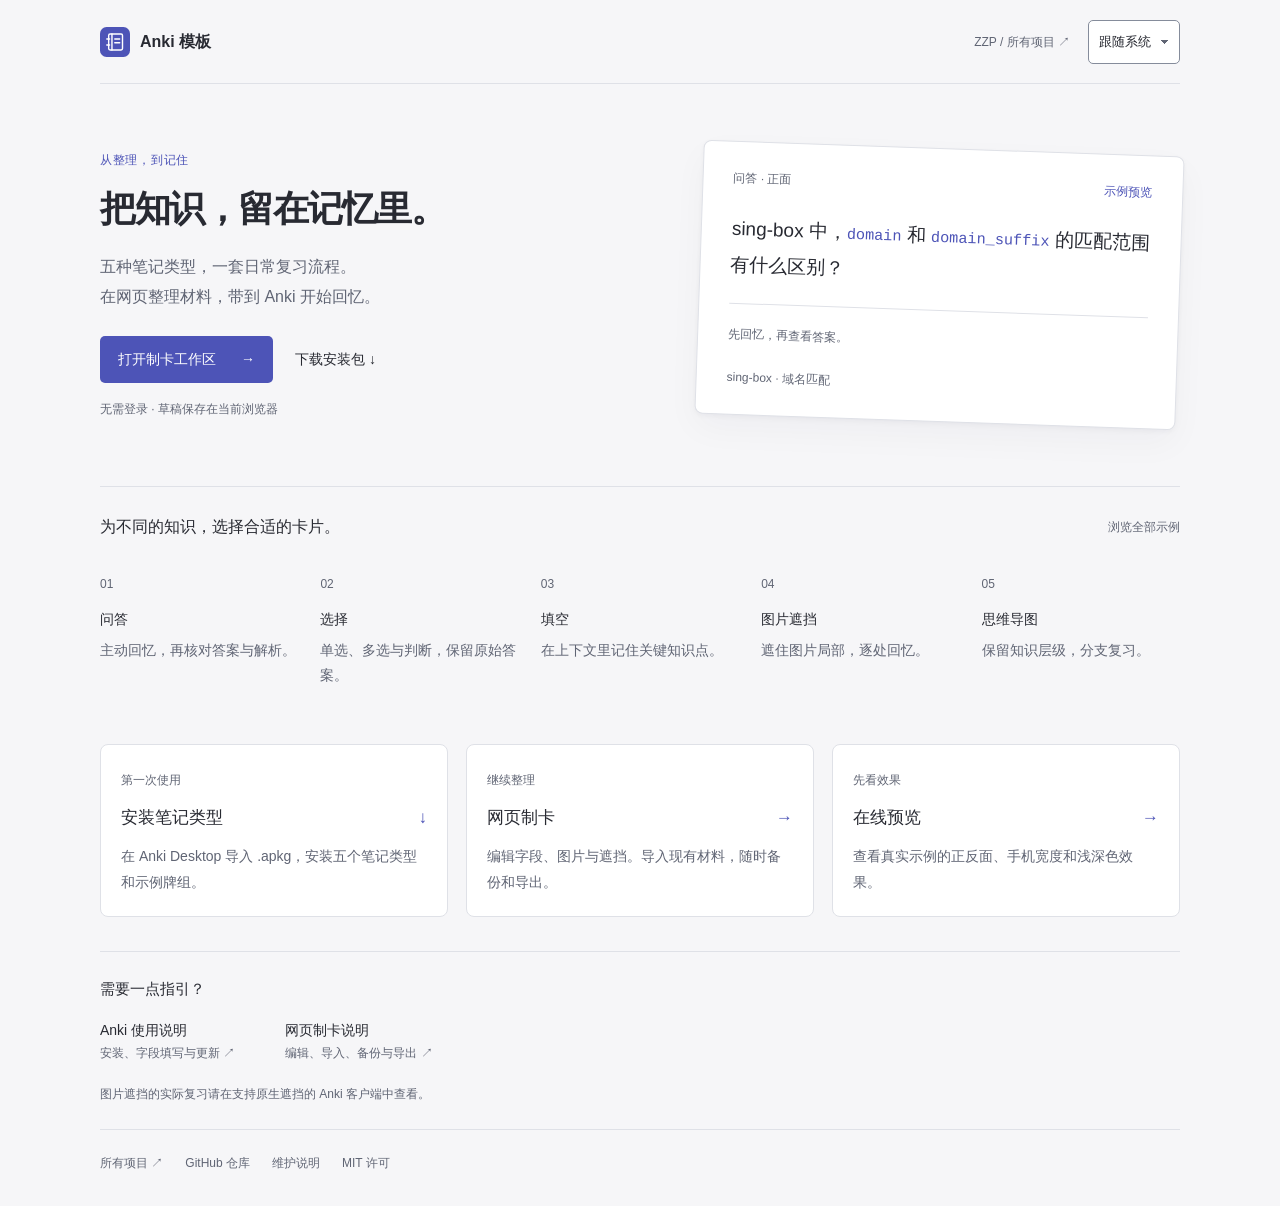
<file: index.html>
<!doctype html>
<html lang="zh-CN">
  <head>
    <meta charset="utf-8" />
    <meta
      name="viewport"
      content="width=device-width,initial-scale=1,viewport-fit=cover"
    />
    <meta name="theme-color" content="#f6f6f8" />
    <meta name="color-scheme" content="light dark" />
    <script>
      // Paint the saved appearance even while the theme controller is downloading.
      (() => {
        let mode = 'system';
        try {
          const saved = localStorage.getItem('anki-template-theme');
          if (saved === 'light' || saved === 'dark') mode = saved;
        } catch {}
        const theme = mode === 'system' ? (matchMedia('(prefers-color-scheme: dark)').matches ? 'dark' : 'light') : mode;
        const root = document.documentElement;
        const color = theme === 'dark' ? '#16171b' : '#f6f6f8';
        root.dataset.themeMode = mode;
        root.dataset.theme = theme;
        root.style.colorScheme = theme;
        root.style.backgroundColor = color;
        document.querySelector('meta[name="theme-color"]').content = color;
        document.querySelector('meta[name="color-scheme"]').content = theme;
      })();
    </script>
    <meta
      name="description"
      content="Anki 模板：下载问答、选择、填空、图片遮挡与思维导图模板，打开网页制卡、在线预览和使用说明。"
    />
    <script src="./web/theme.js?v=20261008theme"></script>
    <link rel="stylesheet" href="./web/site.css?v=20261008polish" />
    <link rel="icon" href="./web/icon.svg" type="image/svg+xml" />
    <link rel="apple-touch-icon" href="./web/icon-180.png" />
    <title>Anki 模板 · ZZP</title>
    <link rel="stylesheet" href="./web/home.css?v=20261008polish" />
    <link rel="canonical" href="https://zzpice.github.io/anki-template/" />
    <meta property="og:type" content="website" />
    <meta property="og:locale" content="zh_CN" />
    <meta property="og:site_name" content="Anki 模板" />
    <meta property="og:title" content="Anki 模板 · ZZP" />
    <meta
      property="og:description"
      content="Anki 模板：下载问答、选择、填空、图片遮挡与思维导图模板，打开网页制卡、在线预览和使用说明。"
    />
    <meta property="og:url" content="https://zzpice.github.io/anki-template/" />
    <meta
      property="og:image"
      content="https://zzpice.github.io/anki-template/web/social-preview.png?v=20261008visual"
    />
    <meta property="og:image:width" content="1200" />
    <meta property="og:image:height" content="630" />
    <meta property="og:image:alt" content="Anki 模板 · ZZP" />
    <meta name="twitter:card" content="summary_large_image" />
    <meta name="twitter:title" content="Anki 模板 · ZZP" />
    <meta
      name="twitter:description"
      content="Anki 模板：下载问答、选择、填空、图片遮挡与思维导图模板，打开网页制卡、在线预览和使用说明。"
    />
    <meta
      name="twitter:image"
      content="https://zzpice.github.io/anki-template/web/social-preview.png?v=20261008visual"
    />
  </head>
  <body>
    <a class="skip-link" href="#main">跳到项目内容</a>
    <main id="main" tabindex="-1">
      <div class="home-top">
        <a class="home-brand" href="./"
          ><img src="./web/icon.svg" width="30" height="30" alt="" />Anki
          模板</a
        >
        <div class="home-actions">
          <a
            class="ecosystem-link"
            href="https://zzp.moe/"
            target="_blank"
            rel="noopener noreferrer"
            >ZZP / 所有项目 ↗</a
          >
          <select id="theme" data-site-theme aria-label="外观" hidden>
            <option value="system">跟随系统</option>
            <option value="light">浅色</option>
            <option value="dark">深色</option>
          </select>
        </div>
      </div>
      <header class="home-hero">
        <div>
          <p class="eyebrow">从整理，到记住</p>
          <h1>把知识，留在记忆里。</h1>
          <p class="intro">
            五种笔记类型，一套日常复习流程。<br />在网页整理材料，带到 Anki
            开始回忆。
          </p>
          <div class="hero-actions">
            <a class="primary-link" href="./tools.html"
              >打开制卡工作区 <span aria-hidden="true">→</span></a
            ><a href="./downloads/anki-template.apkg" download>下载安装包 ↓</a>
          </div>
          <p class="hero-hint">无需登录 · 草稿保存在当前浏览器</p>
        </div>
        <a
          class="sample-card"
          href="./preview.html#basic"
          aria-label="预览问答示例"
          ><span class="sample-label">问答 · 正面 <span>示例预览</span></span>
          <p>
            sing-box 中，<code>domain</code> 和
            <code>domain_suffix</code> 的匹配范围有什么区别？
          </p>
          <span class="sample-divider"></span
          ><span class="sample-caption">先回忆，再查看答案。</span
          ><span class="sample-chapter">sing-box · 域名匹配</span></a
        >
      </header>
      <section class="type-section" aria-labelledby="types-title">
        <div class="section-heading">
          <h2 id="types-title">为不同的知识，选择合适的卡片。</h2>
          <a href="./preview.html">浏览全部示例</a>
        </div>
        <div class="type-list">
          <a href="./preview.html#basic"
            ><span>01</span>
            <h3>问答</h3>
            <p>主动回忆，再核对答案与解析。</p></a
          ><a href="./preview.html#choice"
            ><span>02</span>
            <h3>选择</h3>
            <p>单选、多选与判断，保留原始答案。</p></a
          ><a href="./preview.html#cloze"
            ><span>03</span>
            <h3>填空</h3>
            <p>在上下文里记住关键知识点。</p></a
          ><a href="./preview.html#occlusion"
            ><span>04</span>
            <h3>图片遮挡</h3>
            <p>遮住图片局部，逐处回忆。</p></a
          ><a href="./preview.html#mindmap"
            ><span>05</span>
            <h3>思维导图</h3>
            <p>保留知识层级，分支复习。</p></a
          >
        </div>
      </section>
      <nav class="entries" aria-label="开始使用">
        <a class="entry" href="./downloads/anki-template.apkg" download
          ><span>第一次使用</span>
          <h2>安装笔记类型 <span aria-hidden="true">↓</span></h2>
          <p>在 Anki Desktop 导入 .apkg，安装五个笔记类型和示例牌组。</p></a
        ><a class="entry" href="./tools.html"
          ><span>继续整理</span>
          <h2>网页制卡 <span aria-hidden="true">→</span></h2>
          <p>编辑字段、图片与遮挡。导入现有材料，随时备份和导出。</p></a
        ><a class="entry" href="./preview.html"
          ><span>先看效果</span>
          <h2>在线预览 <span aria-hidden="true">→</span></h2>
          <p>查看真实示例的正反面、手机宽度和浅深色效果。</p></a
        >
      </nav>
      <section class="docs" aria-labelledby="docs-title">
        <h2 id="docs-title">需要一点指引？</h2>
        <div>
          <a
            href="https://github.com/zzpice/anki-template/blob/main/docs/usage.md"
            >Anki 使用说明 <span>安装、字段填写与更新 ↗</span></a
          ><a
            href="https://github.com/zzpice/anki-template/blob/main/docs/authoring.md"
            >网页制卡说明 <span>编辑、导入、备份与导出 ↗</span></a
          >
        </div>
        <p class="note">
          图片遮挡的实际复习请在支持原生遮挡的 Anki 客户端中查看。
        </p>
      </section>
      <footer aria-label="项目资料">
        <a href="https://zzp.moe/" target="_blank" rel="noopener noreferrer"
          >所有项目 ↗</a
        ><a href="https://github.com/zzpice/anki-template">GitHub 仓库</a
        ><a
          href="https://github.com/zzpice/anki-template/blob/main/docs/development.md"
          >维护说明</a
        ><a href="https://github.com/zzpice/anki-template/blob/main/LICENSE"
          >MIT 许可</a
        >
      </footer>
    </main>
  </body>
</html>
</file>
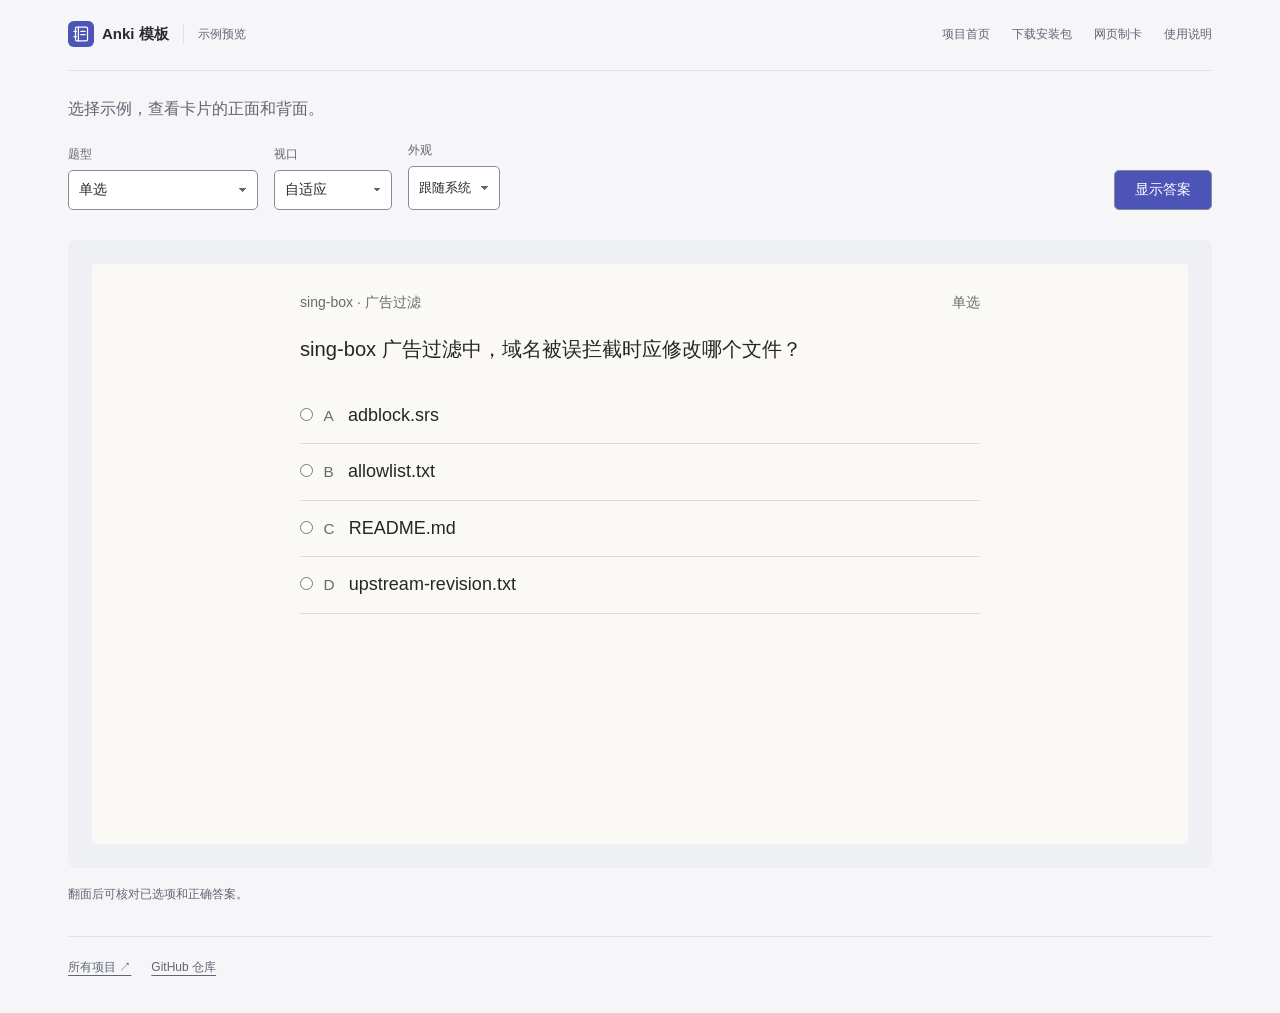
<file: preview.html>
<!doctype html>
<html lang="zh-CN">
  <head>
    <meta charset="utf-8" />
    <meta
      name="viewport"
      content="width=device-width,initial-scale=1,viewport-fit=cover"
    />
    <meta name="theme-color" content="#f6f6f8" />
    <meta name="color-scheme" content="light dark" />
    <script>
      // Paint the saved appearance even while the theme controller is downloading.
      (() => {
        let mode = 'system';
        try {
          const saved = localStorage.getItem('anki-template-theme');
          if (saved === 'light' || saved === 'dark') mode = saved;
        } catch {}
        const theme = mode === 'system' ? (matchMedia('(prefers-color-scheme: dark)').matches ? 'dark' : 'light') : mode;
        const root = document.documentElement;
        const color = theme === 'dark' ? '#16171b' : '#f6f6f8';
        root.dataset.themeMode = mode;
        root.dataset.theme = theme;
        root.style.colorScheme = theme;
        root.style.backgroundColor = color;
        document.querySelector('meta[name="theme-color"]').content = color;
        document.querySelector('meta[name="color-scheme"]').content = theme;
      })();
    </script>
    <meta
      name="description"
      content="个人 Anki 模板，支持问答、选择、填空、图片遮挡和思维导图。"
    />
    <script src="./web/theme.js?v=20261008theme"></script>
    <link rel="stylesheet" href="./web/site.css?v=20261008polish" />
    <link rel="icon" href="./web/icon.svg" type="image/svg+xml" />
    <link rel="apple-touch-icon" href="./web/icon-180.png" />
    <title>Anki 示例预览 · ZZP</title>
    <link rel="stylesheet" href="./web/preview.css?v=20261008polish" />
    <link
      rel="canonical"
      href="https://zzpice.github.io/anki-template/preview.html"
    />
    <meta property="og:type" content="website" />
    <meta property="og:locale" content="zh_CN" />
    <meta property="og:site_name" content="Anki 模板" />
    <meta property="og:title" content="Anki 示例预览 · ZZP" />
    <meta
      property="og:description"
      content="个人 Anki 模板，支持问答、选择、填空、图片遮挡和思维导图。"
    />
    <meta
      property="og:url"
      content="https://zzpice.github.io/anki-template/preview.html"
    />
    <meta
      property="og:image"
      content="https://zzpice.github.io/anki-template/web/social-preview.png?v=20261008visual"
    />
    <meta property="og:image:width" content="1200" />
    <meta property="og:image:height" content="630" />
    <meta property="og:image:alt" content="Anki 模板 · ZZP" />
    <meta name="twitter:card" content="summary_large_image" />
    <meta name="twitter:title" content="Anki 示例预览 · ZZP" />
    <meta
      name="twitter:description"
      content="个人 Anki 模板，支持问答、选择、填空、图片遮挡和思维导图。"
    />
    <meta
      name="twitter:image"
      content="https://zzpice.github.io/anki-template/web/social-preview.png?v=20261008visual"
    />
  </head>
  <body data-viewport="auto">
    <a class="skip-link" href="#main">跳到预览控制</a>
    <main id="main" tabindex="-1" class="preview-shell">
      <a
        class="ecosystem-link"
        href="https://zzp.moe/"
        target="_blank"
        rel="noopener noreferrer"
        aria-label="ZZP · 所有项目（新标签页）"
        >ZZP / 工具与资源</a
      >
      <header>
        <h1>
          <a class="preview-brand" href="./"
            ><img src="./web/icon.svg" width="26" height="26" alt="" />Anki
            模板</a
          ><span>示例预览</span>
        </h1>
        <nav aria-label="项目链接">
          <a href="./">项目首页</a>
          <a href="./downloads/anki-template.apkg" download>下载安装包</a>
          <a href="./tools.html">网页制卡</a>
          <a
            href="https://github.com/zzpice/anki-template/blob/main/docs/usage.md"
            >使用说明</a
          >
        </nav>
      </header>
      <p class="intro">选择示例，查看卡片的正面和背面。</p>
      <div class="controls">
        <label
          >题型
          <select id="sample" disabled></select
        ></label>
        <label id="card-label" hidden
          >卡片
          <select id="card"></select
        ></label>
        <label
          >视口
          <select id="viewport">
            <option value="auto">自适应</option>
            <option value="phone">手机 · 390px</option>
          </select>
        </label>
        <label
          >外观
          <select id="theme" data-site-theme hidden>
            <option value="system">跟随系统</option>
            <option value="light">浅色</option>
            <option value="dark">深色</option>
          </select>
        </label>
        <button id="flip" type="button" disabled>显示答案</button>
      </div>
    </main>
    <div class="preview-stage">
      <div id="preview-loading" class="preview-loading" role="status">
        <div class="loading-card" aria-hidden="true"><i></i><i></i><i></i></div>
        <p id="load-message">正在读取卡片…</p>
        <button id="retry" type="button" hidden>重新加载预览</button>
      </div>
      <iframe id="preview" title="Anki 卡片预览" hidden></iframe>
    </div>
    <div class="preview-shell">
      <p id="status" role="status">正在读取卡片…</p>
    </div>
    <div class="preview-shell">
      <footer class="ecosystem-footer" aria-label="项目资料">
        <a
          href="https://zzp.moe/"
          target="_blank"
          rel="noopener noreferrer"
          aria-label="所有项目（新标签页）"
          >所有项目 ↗</a
        >
        <a href="https://github.com/zzpice/anki-template">GitHub 仓库</a>
      </footer>
    </div>
    <script src="./web/preview.js?v=20261008theme" defer></script>
  </body>
</html>
</file>
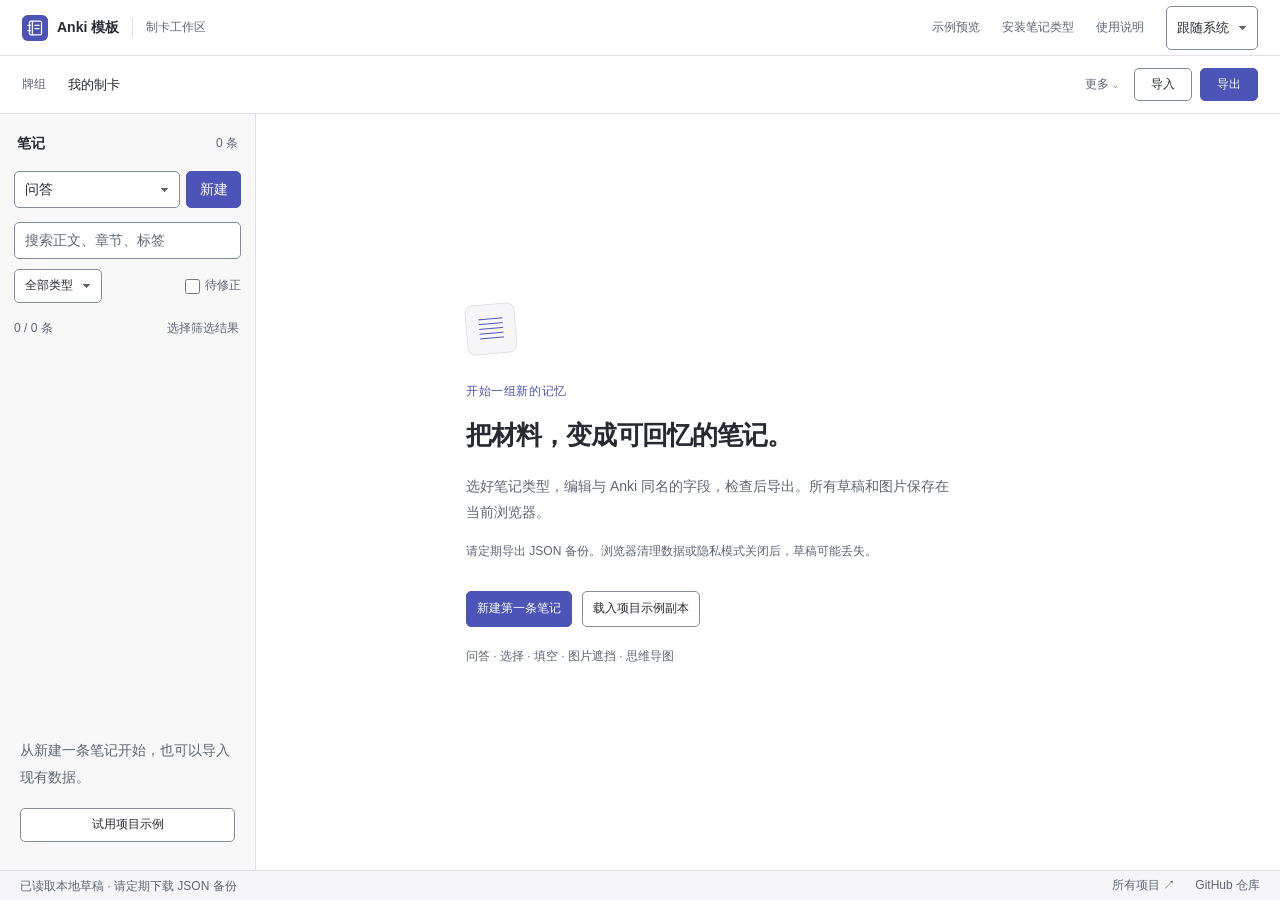
<file: tools.html>
<!doctype html>
<html lang="zh-CN">
  <head>
    <meta charset="utf-8" />
    <meta
      name="viewport"
      content="width=device-width,initial-scale=1,viewport-fit=cover"
    />
    <meta name="theme-color" content="#f6f6f8" />
    <meta name="color-scheme" content="light dark" />
    <script>
      // Paint the saved appearance even while the theme controller is downloading.
      (() => {
        let mode = 'system';
        try {
          const saved = localStorage.getItem('anki-template-theme');
          if (saved === 'light' || saved === 'dark') mode = saved;
        } catch {}
        const theme = mode === 'system' ? (matchMedia('(prefers-color-scheme: dark)').matches ? 'dark' : 'light') : mode;
        const root = document.documentElement;
        const color = theme === 'dark' ? '#16171b' : '#f6f6f8';
        root.dataset.themeMode = mode;
        root.dataset.theme = theme;
        root.style.colorScheme = theme;
        root.style.backgroundColor = color;
        document.querySelector('meta[name="theme-color"]').content = color;
        document.querySelector('meta[name="color-scheme"]').content = theme;
      })();
    </script>
    <meta
      name="description"
      content="Anki 模板配套制卡工具。在浏览器中编辑原生字段，检查并导出笔记与图片。"
    />
    <script src="./web/theme.js?v=20261008theme"></script>
    <link rel="stylesheet" href="./web/site.css?v=20261008polish" />
    <link rel="icon" href="./web/icon.svg" type="image/svg+xml" />
    <link rel="apple-touch-icon" href="./web/icon-180.png" />
    <title>Anki 网页制卡 · ZZP</title>
    <link rel="stylesheet" href="./web/tools/style.css?v=20261008polish" />
    <link
      rel="canonical"
      href="https://zzpice.github.io/anki-template/tools.html"
    />
    <meta property="og:type" content="website" />
    <meta property="og:locale" content="zh_CN" />
    <meta property="og:site_name" content="Anki 模板" />
    <meta property="og:title" content="Anki 网页制卡 · ZZP" />
    <meta
      property="og:description"
      content="Anki 模板配套制卡工具。在浏览器中编辑原生字段，检查并导出笔记与图片。"
    />
    <meta
      property="og:url"
      content="https://zzpice.github.io/anki-template/tools.html"
    />
    <meta
      property="og:image"
      content="https://zzpice.github.io/anki-template/web/social-preview.png?v=20261008visual"
    />
    <meta property="og:image:width" content="1200" />
    <meta property="og:image:height" content="630" />
    <meta property="og:image:alt" content="Anki 模板 · ZZP" />
    <meta name="twitter:card" content="summary_large_image" />
    <meta name="twitter:title" content="Anki 网页制卡 · ZZP" />
    <meta
      name="twitter:description"
      content="Anki 模板配套制卡工具。在浏览器中编辑原生字段，检查并导出笔记与图片。"
    />
    <meta
      name="twitter:image"
      content="https://zzpice.github.io/anki-template/web/social-preview.png?v=20261008visual"
    />
  </head>
  <body class="authoring-app" data-tool-view="notes">
    <a class="skip-link" href="#main">跳到制卡工具</a>
    <header class="page-header">
      <a class="brand" href="./"
        ><img src="./web/icon.svg" width="26" height="26" alt="" /><strong
          >Anki 模板</strong
        ><span>制卡工作区</span></a
      >
      <nav aria-label="项目导航">
        <a href="./preview.html">示例预览</a
        ><a href="./downloads/anki-template.apkg" download>安装笔记类型</a
        ><a
          href="https://github.com/zzpice/anki-template/blob/main/docs/authoring.md"
          >使用说明</a
        >
        <select id="theme" data-site-theme aria-label="外观" hidden>
          <option value="system">跟随系统</option>
          <option value="light">浅色</option>
          <option value="dark">深色</option>
        </select>
      </nav>
    </header>
    <main id="main" tabindex="-1" aria-busy="true">
      <section class="workspace-bar" aria-label="工作空间">
        <label class="deck-field"
          ><span>牌组</span
          ><input
            id="deck"
            data-ready
            disabled
            value="我的制卡"
            maxlength="180"
            aria-label="目标牌组"
        /></label>
        <div class="actions workspace-actions">
          <details class="workspace-menu">
            <summary aria-label="更多工作空间操作">
              更多 <span aria-hidden="true">⌄</span>
            </summary>
            <div>
              <button id="reset-open" data-ready disabled>新工作空间</button
              ><button id="ai-open" data-ready disabled>外部 AI 辅助</button>
            </div>
          </details>
          <button id="import-open" data-ready disabled>导入</button
          ><button id="export-open" class="primary" data-ready disabled>
            导出
          </button>
        </div>
      </section>
      <nav class="tool-view-nav" aria-label="工作区视图">
        <button type="button" data-tool-view="notes" aria-pressed="true">
          笔记</button
        ><button type="button" data-tool-view="edit" aria-pressed="false">
          编辑</button
        ><button type="button" data-tool-view="preview" aria-pressed="false">
          预览
        </button>
      </nav>
      <section id="load-state" class="load-state" role="status">
        <span class="loading-line"></span><span class="loading-line"></span>
        <p id="load-message">正在准备制卡工作区…</p>
        <button id="retry-load" hidden>重新加载工具</button>
      </section>
      <div id="app" class="workspace" hidden>
        <aside class="note-panel" aria-label="笔记列表">
          <div class="panel-label">
            <h2>笔记</h2>
            <span id="total-count">0 条</span>
          </div>
          <div class="new-note">
            <label class="sr-only" for="new-type">新笔记类型</label
            ><select id="new-type"></select
            ><button id="new-note" class="primary">新建</button>
          </div>
          <label class="sr-only" for="search">搜索笔记</label
          ><input
            id="search"
            type="search"
            placeholder="搜索正文、章节、标签"
          />
          <div class="filters">
            <label class="sr-only" for="type-filter">筛选类型</label
            ><select id="type-filter">
              <option value="">全部类型</option></select
            ><label><input id="error-filter" type="checkbox" />待修正</label>
          </div>
          <div class="list-meta">
            <span id="count"></span
            ><button id="select-all">选择筛选结果</button>
          </div>
          <div id="note-list"></div>
          <p id="list-empty" class="muted">
            从新建一条笔记开始，也可以导入现有数据。
          </p>
          <button id="list-samples" hidden>试用项目示例</button>
          <div id="batch" hidden>
            <p id="selected-count"></p>
            <label
              >批量添加标签 <input id="batch-tags" placeholder="用空格分隔"
            /></label>
            <div class="actions">
              <button id="apply-tags">添加标签</button
              ><button id="delete-selected">删除选中</button>
            </div>
          </div>
          <button id="undo" hidden>撤销上次批量操作 / 更换图片</button>
        </aside>
        <section class="editor-panel" aria-label="笔记编辑">
          <div id="welcome">
            <div class="welcome-glyph" aria-hidden="true">▤</div>
            <p class="eyebrow">开始一组新的记忆</p>
            <h1>把材料，变成可回忆的笔记。</h1>
            <p>
              选好笔记类型，编辑与 Anki
              同名的字段，检查后导出。所有草稿和图片保存在当前浏览器。
            </p>
            <p class="muted">
              请定期导出 JSON
              备份。浏览器清理数据或隐私模式关闭后，草稿可能丢失。
            </p>
            <div class="welcome-actions">
              <button id="welcome-new" class="primary">新建第一条笔记</button
              ><button id="load-samples">载入项目示例副本</button>
            </div>
            <p class="welcome-types">
              问答 · 选择 · 填空 · 图片遮挡 · 思维导图
            </p>
          </div>
          <div id="editor" hidden>
            <div class="editor-heading">
              <div>
                <p class="eyebrow">正在编辑 <span id="note-position"></span></p>
                <h1 id="note-title"></h1>
              </div>
              <div class="actions">
                <button
                  id="previous"
                  aria-label="上一条笔记"
                  title="上一条笔记"
                >
                  ‹</button
                ><button id="next" aria-label="下一条笔记" title="下一条笔记">
                  ›</button
                ><button id="duplicate">复制笔记</button>
              </div>
            </div>
            <div class="editor-layout">
              <div class="editing-fields">
                <p id="type-help" class="muted"></p>
                <div id="validation" role="status"></div>
                <div class="toolbar" aria-label="字段格式工具">
                  <button
                    data-command="bold"
                    title="加粗选中文字"
                    aria-label="加粗"
                  >
                    <b>B</b></button
                  ><button data-command="italic" title="斜体" aria-label="斜体">
                    <i>I</i></button
                  ><button data-command="insertUnorderedList">列表</button
                  ><button data-command="insertOrderedList">编号列表</button
                  ><button data-command="indent">缩进</button
                  ><button data-command="outdent">减少缩进</button
                  ><button id="insert-image">插入图片</button>
                </div>
                <div id="cloze-tools" class="toolbar" hidden>
                  <label
                    >挖空编号
                    <input
                      id="cloze-number"
                      type="number"
                      value="1"
                      min="1"
                      max="999" /></label
                  ><label
                    >提示 <input id="cloze-hint" placeholder="可选" /></label
                  ><button id="insert-cloze">选中文字挖空</button>
                </div>
                <div id="occlusion-tools" hidden>
                  <div class="toolbar">
                    <button id="occlusion-image">选择遮挡图片</button
                    ><label
                      >本次分组
                      <input
                        id="occlusion-group"
                        type="number"
                        min="1"
                        max="999"
                        value="1" /></label
                    ><button id="delete-rect" disabled>删除选中框</button>
                  </div>
                  <p id="occlusion-help" class="muted">
                    拖动画框；点选已有框后可调整分组。相同编号一起遮住，其余区域保持遮挡。复杂形状请在
                    Anki 内置编辑器中编辑。
                  </p>
                  <div id="occlusion-stage">
                    <img id="occlusion-picture" alt="待遮挡的图片" />
                    <div id="occlusion-overlay"></div>
                  </div>
                  <div id="rect-list" class="toolbar"></div>
                </div>
                <div id="fields"></div>
                <label class="tags-label"
                  >标签
                  <input
                    id="tags"
                    placeholder="多个标签用空格分隔；支持 :: 层级"
                /></label>
                <details>
                  <summary>图片文件 · <span id="media-count">0</span></summary>
                  <p class="muted">
                    导出时会带上本地图片。文件名由内容生成，替换图片会保留原文件供其他笔记使用。
                  </p>
                  <div id="media-list"></div>
                </details>
              </div>
              <details id="preview-panel" open>
                <summary>编辑预览 <span>自动更新</span></summary>
                <div class="toolbar">
                  <label
                    >视口
                    <select id="viewport">
                      <option value="auto">自适应</option>
                      <option value="phone">手机 · 390px</option>
                    </select></label><button id="flip">显示答案</button>
                </div>
                <p id="preview-help" class="muted"></p>
                <iframe
                  id="preview"
                  title="当前笔记编辑预览"
                  sandbox="allow-scripts allow-same-origin"
                ></iframe>
              </details>
            </div>
          </div>
        </section>
      </div>
      <noscript
        >此工具需要 JavaScript。也可以直接在 Anki
        编辑器中使用本项目笔记类型。</noscript
      >
    </main>
    <dialog id="import-dialog" aria-labelledby="import-title">
      <form method="dialog" class="dialog-header">
        <h2 id="import-title">导入笔记</h2>
        <button aria-label="关闭导入">关闭</button>
      </form>
      <p>
        支持完整 JSON 备份、同名字段的 CSV / TSV，以及外部 AI 返回的 JSON
        数组。先检查，再加入当前草稿。
      </p>
      <label
        >读取文件
        <input id="import-file" type="file" accept=".json,.csv,.tsv,.txt"
      /></label>
      <div class="toolbar">
        <label
          >分隔文件类型
          <select id="import-type"></select></label
        ><label
          >分隔符
          <select id="delimiter">
            <option value="tab">Tab / TSV</option>
            <option value="comma">逗号 / CSV</option>
          </select></label
        ><button id="download-header">下载字段表头</button>
      </div>
      <label
        >导入内容
        <textarea
          id="import-text"
          rows="9"
          spellcheck="false"
          placeholder="粘贴 JSON，或包含字段表头的 CSV / TSV"
        ></textarea>
      </label>
      <div class="actions">
        <button id="check-import" class="primary">检查导入</button
        ><button id="apply-import" disabled>合并到草稿</button>
      </div>
      <p id="import-status" role="status"></p>
      <p class="muted">
        相同 GUID 更新原笔记；类型不能改变。没有 GUID
        的笔记作为新笔记。检查不通过的内容可先作为草稿修正；字段结构或媒体格式错误会阻止导入。导入可撤销。
      </p>
    </dialog>
    <dialog id="export-dialog" aria-labelledby="export-title">
      <form method="dialog" class="dialog-header">
        <h2 id="export-title">带到 Anki，或备份草稿</h2>
        <button aria-label="关闭导出">关闭</button>
      </form>
      <p id="export-status" role="status"></p>
      <div class="export-option">
        <h3>JSON 完整备份</h3>
        <p>包含字段、标签、GUID、牌组和全部本地图片，可再次导入继续编辑。</p>
        <button id="export-json">下载 JSON</button>
      </div>
      <div class="export-option">
        <h3>Anki 导入文件与图片</h3>
        <p>
          ZIP 内每种笔记类型一份
          TSV，附带媒体和备份。先导入项目安装包，再把媒体复制到
          collection.media，导入 TSV。无需安装开发环境。
        </p>
        <label
          ><input
            id="valid-only"
            type="checkbox"
          />仅导出通过检查的笔记（全部草稿仍留在 JSON）</label
        >
        <p>
          <button id="export-zip" class="primary">下载 Anki 导入 ZIP</button>
        </p>
      </div>
      <div class="export-option">
        <h3>生成 .apkg</h3>
        <p>
          在本地运行项目现有生成器，读取刚导出的 JSON。官方 Anki
          后端会生成原生卡片、媒体和预览，操作临时集合。
        </p>
        <pre><code>python scripts/build_package.py --input 我的制卡.json --output build/我的制卡.apkg --preview build/我的制卡预览.json</code></pre>
        <a
          href="https://github.com/zzpice/anki-template/blob/main/docs/authoring.md#生成-apkg"
          >依赖与完整步骤</a
        >
      </div>
    </dialog>
    <dialog id="ai-dialog" aria-labelledby="ai-title">
      <form method="dialog" class="dialog-header">
        <h2 id="ai-title">在外部 AI 整理材料</h2>
        <button aria-label="关闭 AI 辅助">关闭</button>
      </form>
      <p>
        生成提示词后复制到你选择的 AI 对话。返回的 JSON
        使用本项目原生字段；回到「导入」检查、修正并预览。
      </p>
      <div class="toolbar">
        <label
          >笔记类型
          <select id="ai-type"></select></label
        ><label
          >预计笔记数
          <input id="ai-count" type="number" min="1" max="100" value="5"
        /></label>
      </div>
      <label>材料 <textarea id="ai-content" rows="5"></textarea></label
      ><button id="build-prompt">生成提示词</button
      ><label
        >提示词 <textarea id="ai-prompt" rows="10" readonly></textarea>
      </label>
      <div class="actions">
        <button id="copy-prompt">复制提示词</button
        ><button id="return-import">粘贴 AI 结果</button>
      </div>
      <p id="ai-status" role="status"></p>
      <p class="muted">
        提示词只在本页生成。发送给外部 AI
        前自行确认材料，导入后核对事实、答案与来源。
      </p>
    </dialog>
    <dialog id="reset-dialog" aria-labelledby="reset-title">
      <form method="dialog" class="dialog-header">
        <h2 id="reset-title">开始新的工作空间</h2>
        <button aria-label="取消新工作空间">取消</button>
      </form>
      <p id="reset-status"></p>
      <p>
        请先下载 JSON
        备份，再开始下一批。当前笔记和图片会从浏览器草稿中移除；重新编辑或导入前可撤销一次。
      </p>
      <div class="actions">
        <button id="reset-backup">下载当前 JSON 备份</button
        ><button id="reset-workspace" class="primary">开始新的工作空间</button>
      </div>
    </dialog>
    <input
      id="image-file"
      type="file"
      accept="image/png,image/jpeg,image/webp,image/gif"
      hidden
    />
    <p id="notice" role="status" aria-live="polite"></p>
    <script type="module" src="./web/tools/app.mjs?v=20261009import"></script>
    <footer class="ecosystem-footer" aria-label="项目资料">
      <p id="save-status" class="muted" role="status">正在读取本地草稿…</p>
      <a
        href="https://zzp.moe/"
        target="_blank"
        rel="noopener noreferrer"
        aria-label="所有项目（新标签页）"
        >所有项目 ↗</a
      >
      <a href="https://github.com/zzpice/anki-template">GitHub 仓库</a>
    </footer>
  </body>
</html>
</file>
<file: web/site.css>
/* This project maintains its own appearance; card rendering has its own styles. */
:root {
  color-scheme: light;
  background: var(--site-bg);
  --site-font:
    Inter, -apple-system, BlinkMacSystemFont, "Segoe UI", "PingFang SC",
    "Microsoft YaHei", sans-serif;
  --site-radius-sm: 5px;
  --site-radius: 8px;
  --site-radius-dialog: 10px;
  --site-bg: #f6f6f8;
  --site-surface: #fff;
  --site-soft: #eff0f4;
  --site-text: #282a32;
  --site-muted: #606574;
  --site-line: #dfe1e7;
  --site-line-strong: #858c9b;
  --site-accent: #4d54b7;
  --site-on-accent: #fff;
  --site-accent-solid: #4d54b7;
  --site-accent-hover: #3e449f;
  --site-selected: #efeffd;
  --site-success: #256b4e;
  --site-success-bg: #edf6ef;
  --site-error: #b02e40;
  --site-overlay: #11131b99;
  --site-disabled-bg: #e9ebf0;
  --site-disabled-text: #808795;
}
@media (prefers-color-scheme: dark) {
  :root:not([data-theme]) {
    color-scheme: dark;
    --site-bg: #16171b;
    --site-surface: #202228;
    --site-soft: #2a2d35;
    --site-text: #eceef4;
    --site-muted: #aeb4c2;
    --site-line: #3a3f4a;
    --site-line-strong: #7a8497;
    --site-accent: #b9bef7;
    --site-on-accent: #fff;
    --site-accent-solid: #5965c6;
    --site-accent-hover: #606bd0;
    --site-selected: #30334f;
    --site-success: #85d7b0;
    --site-success-bg: #253a30;
    --site-error: #f39caa;
    --site-overlay: #08090bd1;
    --site-disabled-bg: #30343e;
    --site-disabled-text: #929baa;
  }
}
:root[data-theme="dark"] {
  color-scheme: dark;
  --site-bg: #16171b;
  --site-surface: #202228;
  --site-soft: #2a2d35;
  --site-text: #eceef4;
  --site-muted: #aeb4c2;
  --site-line: #3a3f4a;
  --site-line-strong: #7a8497;
  --site-accent: #b9bef7;
  --site-on-accent: #fff;
  --site-accent-solid: #5965c6;
  --site-accent-hover: #606bd0;
  --site-selected: #30334f;
  --site-success: #85d7b0;
  --site-success-bg: #253a30;
  --site-error: #f39caa;
  --site-overlay: #08090bd1;
  --site-disabled-bg: #30343e;
  --site-disabled-text: #929baa;
}
.ecosystem-link {
  display: inline-flex;
  align-items: center;
  min-height: 40px;
  color: var(--site-muted);
  font: 500 0.75rem/1.5 var(--site-font);
  text-decoration: none;
}
.ecosystem-link:hover {
  color: var(--site-accent);
}
.ecosystem-footer {
  display: flex;
  align-items: center;
  gap: 20px;
  border-top: 1px solid var(--site-line);
  padding: 12px 0;
  font-size: 0.6875rem;
}
.ecosystem-footer a {
  color: var(--site-muted);
  text-underline-offset: 4px;
}
.skip-link {
  position: fixed;
  top: -100px;
  left: 16px;
  z-index: 100;
  background: var(--site-surface);
  color: var(--site-text);
  padding: 10px 18px;
  clip-path: inset(50%);
}
.skip-link:focus {
  top: 12px;
  clip-path: none;
  outline: 3px solid var(--site-accent);
  outline-offset: 3px;
}
@media (prefers-reduced-motion: reduce) {
  *,
  *::before,
  *::after {
    scroll-behavior: auto !important;
    animation: none !important;
    transition: none !important;
  }
}

.home-actions { display: flex; align-items: center; gap: 18px; }
select[data-site-theme] {
  font: 400 0.8125rem/1.5 var(--site-font);
  color: var(--site-text);
  background-color: var(--site-surface);
  border: 1px solid var(--site-line-strong);
  border-radius: var(--site-radius-sm);
  min-height: 44px;
  max-width: 120px;
  padding: 6px 28px 6px 10px;
  cursor: pointer;
  appearance: none;
  background-image: linear-gradient(45deg, transparent 50%, var(--site-muted) 50%), linear-gradient(135deg, var(--site-muted) 50%, transparent 50%);
  background-position: calc(100% - 14px) 50%, calc(100% - 10px) 50%;
  background-size: 4px 4px;
  background-repeat: no-repeat;
}
select[data-site-theme]:hover { border-color: var(--site-accent); }
select[data-site-theme]:focus-visible { outline: 3px solid var(--site-accent); outline-offset: 3px; }
@media (max-width: 650px) {
  .home-actions { gap: 8px; }
  .home-actions .ecosystem-link { font-size: 0.6875rem; }
}

@media (max-width: 400px) {
  .home-actions .ecosystem-link { display: none; }
}
</file>
<file: web/home.css>
* {
  box-sizing: border-box;
}
body {
  margin: 0;
  background: var(--site-bg);
  color: var(--site-text);
  font: 1rem/1.75 var(--site-font);
  -webkit-font-smoothing: antialiased;
}
main {
  max-width: 1144px;
  margin: auto;
  padding: 0 32px 24px;
}
main:focus {
  outline: none;
}
a {
  color: inherit;
  text-decoration: none;
}
a:hover {
  color: var(--site-accent);
}
:focus-visible {
  outline: 3px solid var(--site-accent);
  outline-offset: 4px;
}
h1,
h2,
h3,
p {
  margin-top: 0;
}
.home-top {
  height: 84px;
  display: flex;
  align-items: center;
  justify-content: space-between;
  border-bottom: 1px solid var(--site-line);
  gap: 18px;
}
.home-brand {
  display: flex;
  align-items: center;
  gap: 10px;
  font-size: 1rem;
  font-weight: 600;
}
.home-hero {
  display: grid;
  grid-template-columns: 1.1fr 1fr;
  gap: 70px;
  align-items: center;
  padding: 64px 0;
}
.eyebrow {
  font-size: 0.75rem;
  color: var(--site-accent);
  margin-bottom: 12px;
  letter-spacing: 0.06em;
}
.home-hero h1 {
  font-size: 2.25rem;
  line-height: 1.45;
  letter-spacing: -0.04em;
  font-weight: 650;
  margin-bottom: 16px;
}
.intro {
  font-size: 1rem;
  color: var(--site-muted);
  line-height: 1.9;
  margin-bottom: 24px;
}
.hero-actions {
  display: flex;
  align-items: center;
  gap: 22px;
  font-size: 0.875rem;
  flex-wrap: wrap;
}
.hero-actions .primary-link {
  background: var(--site-accent-solid);
  color: var(--site-on-accent);
  border-radius: var(--site-radius-sm);
  padding: 11px 18px;
  display: inline-flex;
  gap: 25px;
  align-items: center;
  font-size: 0.875rem;
  transition: background-color 0.14s;
}
.hero-actions .primary-link:hover {
  background: var(--site-accent-hover);
}
.hero-hint {
  font-size: 0.75rem;
  color: var(--site-muted);
  margin: 16px 0 0;
}
.sample-card {
  display: block;
  padding: 26px 30px;
  background: var(--site-surface);
  border: 1px solid var(--site-line);
  border-radius: var(--site-radius);
  box-shadow:
    0 2px 5px #2023360a,
    0 14px 34px #20233609;
  transform: rotate(2deg);
  color: var(--site-text);
  transition: border-color 0.14s;
}
.sample-card:hover {
  color: var(--site-text);
  border-color: var(--site-accent);
}
.sample-label {
  display: flex;
  justify-content: space-between;
  color: var(--site-muted);
  font-size: 0.75rem;
}
.sample-label > span {
  color: var(--site-accent);
}
.sample-card p {
  font-size: 1.1875rem;
  line-height: 1.9;
  margin: 22px 0 20px;
  font-weight: 450;
}
.sample-card code {
  font-size: 0.8em;
  font-family: ui-monospace, "SFMono-Regular", monospace;
  color: var(--site-accent);
}
.sample-divider {
  display: block;
  height: 1px;
  background: var(--site-line);
  margin-bottom: 15px;
}
.sample-caption {
  font-size: 0.75rem;
  color: var(--site-muted);
}
.sample-chapter {
  display: block;
  font-size: 0.75rem;
  color: var(--site-muted);
  margin-top: 20px;
}
.type-section {
  border-top: 1px solid var(--site-line);
  padding: 26px 0;
}
.section-heading {
  display: flex;
  align-items: center;
  justify-content: space-between;
  gap: 18px;
  margin-bottom: 22px;
}
.section-heading h2 {
  font-size: 1rem;
  font-weight: 550;
  margin: 0;
}
.section-heading > a {
  font-size: 0.75rem;
  color: var(--site-muted);
}
.type-list {
  display: grid;
  grid-template-columns: repeat(5, minmax(0, 1fr));
  gap: 22px;
}
.type-list > a {
  display: block;
  padding: 6px 0;
}
.type-list > a > span {
  font-size: 0.75rem;
  color: var(--site-muted);
  font-variant-numeric: tabular-nums;
}
.type-list h3 {
  font-size: 0.875rem;
  font-weight: 550;
  margin: 10px 0 6px;
}
.type-list p {
  font-size: 0.875rem;
  line-height: 1.8;
  color: var(--site-muted);
  margin: 0;
}
.entries {
  display: grid;
  grid-template-columns: repeat(3, minmax(0, 1fr));
  gap: 18px;
  margin: 24px 0 34px;
}
.entry {
  display: block;
  border: 1px solid var(--site-line);
  border-radius: var(--site-radius);
  padding: 20px;
  background: var(--site-surface);
  transition: border-color 0.14s;
}
.entry:hover {
  border-color: var(--site-accent);
  color: var(--site-text);
}
.entry > span {
  font-size: 0.75rem;
  color: var(--site-muted);
}
.entry h2 {
  display: flex;
  justify-content: space-between;
  font-size: 1.0625rem;
  font-weight: 550;
  margin: 10px 0;
}
.entry h2 > span {
  color: var(--site-accent);
}
.entry p {
  font-size: 0.875rem;
  color: var(--site-muted);
  margin: 0;
  line-height: 1.9;
}
.docs {
  padding: 24px 0;
  border-top: 1px solid var(--site-line);
}
.docs h2 {
  font-size: 0.9375rem;
  font-weight: 550;
  margin-bottom: 16px;
}
.docs > div {
  display: flex;
  gap: 50px;
  font-size: 0.875rem;
}
.docs a {
  min-height: 44px;
  display: flex;
  flex-direction: column;
}
.docs a > span {
  font-size: 0.75rem;
  color: var(--site-muted);
}
.note {
  font-size: 0.75rem;
  color: var(--site-muted);
  margin: 20px 0 0;
}
footer {
  display: flex;
  gap: 22px;
  flex-wrap: wrap;
  border-top: 1px solid var(--site-line);
  padding-top: 16px;
  font-size: 0.75rem;
  color: var(--site-muted);
}
footer a {
  min-height: 36px;
  display: inline-flex;
  align-items: center;
}
@media (max-width: 900px) {
  .home-hero {
    gap: 30px;
    padding: 44px 0;
  }
  .home-hero h1 {
    font-size: 1.875rem;
  }
  .sample-card {
    padding: 20px;
    box-shadow:
      0 2px 5px #2023360a,
      0 14px 34px #20233609;
  }
  .sample-card p {
    font-size: 1rem;
  }
  .type-list {
    gap: 16px;
  }
  .hero-actions {
    gap: 16px;
  }
  .hero-actions .primary-link {
    gap: 15px;
    padding: 10px 15px;
    background: var(--site-accent-solid);
    font-size: 0.875rem;
  }
}
@media (max-width: 650px) {
  main {
    padding: 0 18px 18px;
  }
  .home-top {
    height: 72px;
  }
  .home-brand {
    font-size: 0.875rem;
  }
  .home-top .ecosystem-link {
    font-size: 0.75rem;
  }
  .home-hero {
    display: block;
    padding: 36px 0;
  }
  .home-hero h1 {
    font-size: 1.875rem;
    margin-bottom: 14px;
  }
  .intro {
    font-size: 1rem;
    margin-bottom: 22px;
  }
  .hero-actions {
    font-size: 0.875rem;
    gap: 16px;
  }
  .hero-actions .primary-link {
    font-size: 0.875rem;
    min-height: 44px;
    background: var(--site-accent-solid);
  }
  .hero-hint {
    font-size: 0.75rem;
    margin-top: 14px;
  }
  .sample-card {
    margin: 32px 7px 0;
    padding: 22px;
    transform: rotate(1deg);
    box-shadow:
      0 2px 5px #2023360a,
      0 14px 34px #20233609;
  }
  .sample-card p {
    font-size: 1.0625rem;
    line-height: 1.9;
    margin: 20px 0;
  }
  .sample-chapter {
    margin-top: 14px;
  }
  .type-section {
    padding: 24px 0;
  }
  .section-heading {
    align-items: start;
    margin-bottom: 20px;
    gap: 16px;
  }
  .section-heading h2 {
    font-size: 1rem;
    max-width: 190px;
    line-height: 1.8;
  }
  .section-heading > a {
    font-size: 0.75rem;
    white-space: nowrap;
    margin-top: 4px;
  }
  .type-list {
    grid-template-columns: repeat(2, minmax(0, 1fr));
    gap: 18px 24px;
  }
  .type-list h3 {
    font-size: 0.875rem;
    margin-top: 6px;
  }
  .type-list p {
    font-size: 0.875rem;
  }
  .entries {
    grid-template-columns: 1fr;
    gap: 12px;
    margin: 12px 0 28px;
  }
  .entry {
    padding: 18px;
  }
  .entry h2 {
    font-size: 1.0625rem;
    margin: 6px 0;
  }
  .entry p {
    font-size: 0.875rem;
  }
  .docs > div {
    flex-direction: column;
    gap: 14px;
  }
  .docs a {
    font-size: 0.8125rem;
  }
  .docs a > span {
    font-size: 0.75rem;
  }
  .note {
    font-size: 0.75rem;
    line-height: 1.9;
  }
  footer {
    gap: 16px;
    font-size: 0.75rem;
  }
}
</file>
<file: web/preview.css>
* {
  box-sizing: border-box;
}
body {
  margin: 0;
  background: var(--site-bg);
  color: var(--site-text);
  font: 0.875rem/1.7 var(--site-font);
  -webkit-font-smoothing: antialiased;
}
.preview-shell {
  max-width: 1200px;
  margin: auto;
  padding: 16px 28px;
}
.preview-shell > .ecosystem-link {
  display: none;
}
header {
  display: flex;
  align-items: center;
  justify-content: space-between;
  gap: 20px;
  border-bottom: 1px solid var(--site-line);
  padding-bottom: 18px;
}
h1 {
  font-size: 0.9375rem;
  font-weight: 600;
  display: flex;
  align-items: center;
  gap: 14px;
  margin: 0;
}
h1 > span {
  font-size: 0.75rem;
  color: var(--site-muted);
  border-left: 1px solid var(--site-line);
  padding-left: 14px;
  font-weight: 400;
}
.preview-brand {
  display: flex;
  align-items: center;
  gap: 8px;
  text-decoration: none;
}
nav {
  display: flex;
  gap: 22px;
  font-size: 0.75rem;
}
a {
  color: inherit;
  text-underline-offset: 4px;
}
nav a {
  min-height: 36px;
  display: inline-flex;
  align-items: center;
  text-decoration: none;
  color: var(--site-muted);
}
a:hover {
  color: var(--site-accent);
}
:focus-visible {
  outline: 3px solid var(--site-accent);
  outline-offset: 3px;
}
.intro {
  color: var(--site-muted);
  margin: 24px 0 18px;
  font-size: 1rem;
}
.controls {
  display: flex;
  align-items: end;
  flex-wrap: wrap;
  gap: 12px 16px;
}
label {
  display: flex;
  flex-direction: column;
  align-items: start;
  gap: 5px;
  font-size: 0.75rem;
  color: var(--site-muted);
}
select,
button {
  font: inherit;
  font-size: 0.875rem;
  color: var(--site-text);
  background: var(--site-surface);
  border: 1px solid var(--site-line-strong);
  border-radius: var(--site-radius-sm);
  padding: 7px 10px;
  min-height: 36px;
  max-width: 100%;
}
select {
  -webkit-appearance: none;
  appearance: none;
  background-image:
    linear-gradient(45deg, transparent 50%, var(--site-muted) 50%),
    linear-gradient(135deg, var(--site-muted) 50%, transparent 50%);
  background-position:
    calc(100% - 14px) 50%,
    calc(100% - 10px) 50%;
  background-size: 4px 4px;
  background-repeat: no-repeat;
  padding-inline-end: 28px;
}
button {
  cursor: pointer;
}
button:disabled {
  cursor: default;
  opacity: 1;
  background: var(--site-disabled-bg);
  color: var(--site-disabled-text);
}
#sample {
  min-width: 190px;
}
#flip {
  background: var(--site-accent-solid);
  color: var(--site-on-accent);
  padding-inline: 20px;
  margin-left: auto;
}
.preview-stage {
  margin: 14px auto 0;
  max-width: 1144px;
  background: var(--site-soft);
  border-radius: var(--site-radius);
  padding: 24px;
  min-width: 0;
}
#preview {
  display: block;
  width: 100%;
  max-width: 100%;
  margin: auto;
  border: 0;
  border-radius: var(--site-radius-sm);
  min-height: 530px;
  height: calc(100dvh - 320px);
  background: var(--site-surface);
}
body[data-viewport="phone"] #preview {
  width: 390px;
}
#status {
  font-size: 0.75rem;
  color: var(--site-muted);
  margin: 0;
}
#retry {
  margin-top: 12px;
}
.ecosystem-footer {
  font-size: 0.75rem;
  padding: 12px 0;
}
.ecosystem-footer a {
  min-height: 36px;
  display: inline-flex;
  align-items: center;
}
[hidden] {
  display: none !important;
}
.preview-loading {
  min-height: 500px;
  display: flex;
  flex-direction: column;
  align-items: center;
  justify-content: center;
  gap: 16px;
  color: var(--site-muted);
  font-size: 0.8125rem;
}
.loading-card {
  width: 220px;
  height: 130px;
  background: var(--site-surface);
  border: 1px solid var(--site-line);
  border-radius: var(--site-radius);
  padding: 30px 24px;
  display: flex;
  flex-direction: column;
  gap: 10px;
}
.loading-card i {
  height: 8px;
  background: var(--site-line);
  border-radius: 2px;
  width: 90%;
  animation: loading 1.5s ease-in-out infinite alternate;
}
.loading-card i:last-child {
  width: 60%;
}
@keyframes loading {
  to {
    opacity: 0.4;
  }
}
#flip:disabled {
  background: var(--site-disabled-bg);
  color: var(--site-disabled-text);
  border-color: var(--site-line);
}
@media (max-width: 760px) {
  .preview-shell {
    padding: 14px 18px;
  }
  header {
    gap: 12px;
    flex-wrap: wrap;
    padding-bottom: 14px;
  }
  h1 {
    font-size: 0.875rem;
  }
  h1 > span {
    font-size: 0.75rem;
  }
  nav {
    gap: 16px;
    font-size: 0.75rem;
  }
  nav a {
    min-height: 32px;
  }
  .intro {
    font-size: 1rem;
    margin: 18px 0;
  }
  .controls {
    display: grid;
    grid-template-columns: repeat(2, minmax(0, 1fr));
    gap: 14px 12px;
  }
  .controls label {
    font-size: 0.75rem;
  }
  .controls select {
    width: 100%;
    font-size: 0.8125rem;
    min-height: 40px;
  }
  #sample {
    min-width: 0;
  }
  #flip {
    margin: 0;
    min-height: 40px;
    width: 100%;
    font-size: 0.875rem;
    grid-column: 1/-1;
    background: var(--site-accent-solid);
    color: var(--site-on-accent);
  }
  .preview-stage {
    margin: 6px 0 0;
    padding: 14px;
  }
  #preview {
    min-height: 480px;
    height: 65dvh;
  }
  .ecosystem-footer {
    gap: 20px;
  }
  .ecosystem-footer a {
    font-size: 0.75rem;
    min-height: 40px;
  }
}
@media (max-width: 360px) {
  .preview-shell {
    padding-inline: 14px;
  }
  h1 {
    gap: 10px;
  }
  h1 > span {
    padding-left: 10px;
  }
  .controls {
    gap: 12px 10px;
  }
  .controls select {
    font-size: 0.875rem;
  }
  .preview-stage {
    padding: 10px;
  }
}
</file>
<file: web/tools/style.css>
/* Copyright (c) 2026 zzpice. MIT License. */
:root {
  --paper: var(--site-bg);
  --surface: var(--site-surface);
  --ink: var(--site-text);
  --muted: var(--site-muted);
  --line: var(--site-line);
  --accent: var(--site-accent);
  --error: var(--site-error);
}
* {
  box-sizing: border-box;
}
body {
  margin: 0;
  background: var(--paper);
  color: var(--ink);
  font: 0.875rem/1.65 var(--site-font);
  -webkit-font-smoothing: antialiased;
}
body.authoring-app {
  height: 100dvh;
  display: flex;
  flex-direction: column;
  overflow: hidden;
}
button,
input,
select,
textarea {
  font: inherit;
  color: inherit;
  max-width: 100%;
  min-width: 0;
  -webkit-tap-highlight-color: transparent;
}
button,
select,
input,
textarea {
  border: 1px solid var(--site-line-strong);
  border-radius: var(--site-radius-sm);
  background: var(--surface);
  padding: 6px 10px;
}
input::placeholder,
textarea::placeholder {
  color: var(--muted);
  opacity: 1;
}
select {
  -webkit-appearance: none;
  appearance: none;
  background-image:
    linear-gradient(45deg, transparent 50%, var(--muted) 50%),
    linear-gradient(135deg, var(--muted) 50%, transparent 50%);
  background-position:
    calc(100% - 14px) 50%,
    calc(100% - 10px) 50%;
  background-size: 4px 4px;
  background-repeat: no-repeat;
  padding-inline-end: 28px;
}
button {
  cursor: pointer;
  min-height: 32px;
  font-size: 0.875rem;
  transition: background 0.15s;
}
button:hover:not(:disabled) {
  background: var(--site-soft);
}
button:disabled {
  opacity: 1;
  cursor: default;
  background: var(--site-disabled-bg);
  color: var(--site-disabled-text);
  border-color: var(--line);
  box-shadow: none;
}
button.primary:not(:disabled) {
  background: var(--site-accent-solid);
  border-color: var(--site-accent-solid);
  color: var(--site-on-accent);
}
button.primary:hover:not(:disabled) {
  background: var(--site-accent-hover);
}
a {
  color: inherit;
  text-underline-offset: 4px;
}
h1,
h2,
h3,
p {
  margin-top: 0;
}
h1 {
  font-size: 1.25rem;
  font-weight: 600;
  letter-spacing: -0.025em;
}
h2 {
  font-size: 1rem;
  font-weight: 600;
}
h3 {
  font-size: 0.875rem;
  font-weight: 550;
  margin-bottom: 6px;
}
label {
  display: block;
}
label > input:not([type="checkbox"]),
label > textarea {
  display: block;
  width: 100%;
}
input[type="checkbox"] {
  width: 15px;
  height: 15px;
  accent-color: var(--accent);
  vertical-align: middle;
  padding: 0;
  margin: 0;
}
textarea {
  resize: vertical;
  font-family: ui-monospace, "SFMono-Regular", Consolas, monospace;
  font-size: 0.875rem;
  line-height: 1.8;
}
[hidden] {
  display: none !important;
}
:focus-visible {
  outline: 2px solid var(--accent);
  outline-offset: 2px;
}
.muted {
  color: var(--muted);
  font-size: 0.75rem;
  line-height: 1.9;
}
.sr-only {
  position: absolute;
  width: 1px;
  height: 1px;
  margin: -1px;
  overflow: hidden;
  clip: rect(0, 0, 0, 0);
  white-space: nowrap;
}
.page-header {
  height: 56px;
  flex-shrink: 0;
  display: flex;
  align-items: center;
  justify-content: space-between;
  gap: 18px;
  padding: 0 22px;
  border-bottom: 1px solid var(--line);
  background: var(--surface);
}
.brand {
  display: flex;
  align-items: center;
  gap: 9px;
  text-decoration: none;
  white-space: nowrap;
}
.brand strong {
  font-size: 0.875rem;
  font-weight: 650;
}
.brand > span {
  border-left: 1px solid var(--line);
  padding-left: 13px;
  margin-left: 4px;
  color: var(--muted);
  font-size: 0.75rem;
}
.page-header nav {
  align-items: center;
  display: flex;
  gap: 22px;
  font-size: 0.75rem;
}
.page-header nav a {
  display: inline-flex;
  align-items: center;
  min-height: 36px;
  text-decoration: none;
  color: var(--muted);
}
.page-header nav a:hover {
  color: var(--accent);
}
main {
  min-height: 0;
  flex: 1;
  display: flex;
  flex-direction: column;
}
main:focus {
  outline: none;
}
.workspace-bar {
  height: 58px;
  flex-shrink: 0;
  display: flex;
  align-items: center;
  gap: 20px;
  justify-content: space-between;
  padding: 10px 22px;
  border-bottom: 1px solid var(--line);
  background: var(--surface);
}
.deck-field {
  display: flex;
  align-items: center;
  gap: 12px;
  min-width: 0;
  flex: 1;
  max-width: 450px;
}
.deck-field > span {
  font-size: 0.75rem;
  color: var(--muted);
  white-space: nowrap;
}
.deck-field > input {
  font-size: 0.8125rem;
  font-weight: 550;
  min-height: 34px;
  background: transparent;
  border-color: transparent;
  padding: 5px 9px;
}
.deck-field > input:hover {
  border-color: var(--line);
}
.deck-field > input:focus {
  background: var(--paper);
  border-color: var(--accent);
}
.actions,
.toolbar {
  display: flex;
  align-items: center;
  flex-wrap: wrap;
  gap: 6px;
}
.workspace-actions {
  flex-shrink: 0;
  gap: 8px;
}
.workspace-actions > button {
  padding-inline: 16px;
  min-height: 32px;
  font-size: 0.75rem;
}
.workspace-menu {
  position: relative;
  margin: 0;
  padding: 0;
  border: 0;
  z-index: 25;
}
.workspace-menu > summary {
  list-style: none;
  font-size: 0.75rem;
  color: var(--muted);
  padding: 5px 8px;
  min-height: 32px;
  cursor: pointer;
  white-space: nowrap;
}
.workspace-menu > div {
  position: absolute;
  top: 100%;
  right: 0;
  min-width: 180px;
  margin-top: 7px;
  padding: 5px;
  background: var(--surface);
  border: 1px solid var(--line);
  border-radius: var(--site-radius);
  box-shadow:
    0 4px 10px #11182712,
    0 16px 40px #1118271a;
}
.workspace-menu > div button {
  display: block;
  border: 0;
  background: transparent;
  text-align: left;
  width: 100%;
  padding: 8px 12px;
  font-size: 0.875rem;
  min-height: 38px;
}
.workspace-menu > div button:hover:not(:disabled) {
  background: var(--site-soft);
}
summary::-webkit-details-marker {
  display: none;
}
.tool-view-nav {
  display: none;
}
.workspace {
  flex: 1;
  min-height: 0;
  display: grid;
  grid-template-columns: 256px minmax(0, 1fr);
}
.note-panel {
  display: flex;
  flex-direction: column;
  min-width: 0;
  min-height: 0;
  border-right: 1px solid var(--line);
  padding: 18px 14px 12px;
  background: color-mix(in srgb, var(--paper) 80%, var(--surface));
  overflow-y: auto;
}
.panel-label {
  display: flex;
  justify-content: space-between;
  align-items: center;
  margin: 0 3px 16px;
  gap: 12px;
}
.panel-label h2 {
  font-size: 0.875rem;
  margin: 0;
  font-weight: 600;
}
.panel-label span {
  font-size: 0.75rem;
  color: var(--muted);
}
.new-note {
  display: flex;
  gap: 6px;
  margin-bottom: 14px;
}
.new-note select {
  flex: 1;
  min-height: 34px;
  font-size: 0.875rem;
}
.new-note button {
  font-size: 0.875rem;
  min-width: 55px;
}
.note-panel #search {
  width: 100%;
  font-size: 0.875rem;
  min-height: 34px;
  margin-bottom: 10px;
  background: var(--surface);
}
.filters,
.list-meta {
  display: flex;
  justify-content: space-between;
  align-items: center;
  gap: 10px;
  margin-bottom: 12px;
}
.filters select {
  font-size: 0.75rem;
  max-width: 126px;
  min-height: 30px;
}
.filters > label {
  font-size: 0.75rem;
  color: var(--muted);
  display: flex;
  align-items: center;
  gap: 5px;
  white-space: nowrap;
}
.list-meta {
  font-size: 0.75rem;
  color: var(--muted);
  margin-bottom: 8px;
}
.list-meta button {
  border: 0;
  background: transparent;
  font-size: 0.75rem;
  padding: 0 2px;
  min-height: 28px;
}
#note-list {
  min-height: 0;
  overflow-y: auto;
  overscroll-behavior: contain;
  flex: 1;
  margin-inline: -7px;
  padding-inline: 4px;
  scrollbar-width: thin;
}
#list-empty {
  padding: 18px 6px;
  font-size: 0.875rem;
  line-height: 1.9;
  margin: 0;
  color: var(--muted);
}
.note-row {
  display: flex;
  align-items: start;
  gap: 5px;
  border-radius: var(--site-radius-sm);
  position: relative;
  padding: 5px 4px;
  margin-bottom: 3px;
}
.note-row:has([aria-current="true"]) {
  background: var(--site-selected);
  box-shadow: inset 3px 0 var(--accent);
}
.note-row > input {
  flex-shrink: 0;
  margin-top: 13px;
  opacity: 0;
  width: 13px;
  height: 13px;
}
.note-row:hover > input,
.note-row:focus-within > input,
.note-row > input:checked {
  opacity: 1;
}
.note-row button {
  border: 0;
  text-align: left;
  min-width: 0;
  flex: 1;
  background: transparent;
  padding: 6px 5px;
  border-radius: 4px;
}
.note-row button[aria-current="true"] {
  color: var(--accent);
}
.note-row:hover {
  background: var(--site-soft);
}
.note-summary {
  display: -webkit-box;
  -webkit-line-clamp: 2;
  -webkit-box-orient: vertical;
  overflow: hidden;
  font-size: 0.875rem;
  line-height: 1.7;
}
.note-kind {
  display: block;
  color: var(--muted);
  font-size: 0.75rem;
  margin-top: 3px;
  line-height: 1.8;
}
.note-kind.error {
  color: var(--error);
}
#batch {
  padding: 12px 3px 0;
  font-size: 0.75rem;
  border-top: 1px solid var(--line);
}
#batch p {
  margin-bottom: 8px;
}
#batch input {
  margin: 5px 0 8px;
}
#batch button {
  font-size: 0.75rem;
}
#undo {
  font-size: 0.75rem;
  margin-top: 12px;
}
#list-samples {
  font-size: 0.75rem;
  margin: 0 6px 16px;
}
.editor-panel {
  min-height: 0;
  min-width: 0;
  overflow: hidden;
  background: var(--surface);
}
#editor {
  height: 100%;
  display: flex;
  flex-direction: column;
  min-height: 0;
}
.editor-heading {
  display: flex;
  align-items: center;
  justify-content: space-between;
  gap: 12px;
  flex-shrink: 0;
  padding: 14px 22px;
  border-bottom: 1px solid var(--line);
  min-height: 70px;
}
.editor-heading .eyebrow {
  font-size: 0.75rem;
  letter-spacing: 0.05em;
  color: var(--muted);
  margin: 0 0 2px;
}
.editor-heading h1 {
  margin: 0;
  font-size: 1rem;
}
.editor-heading .actions {
  gap: 5px;
}
.editor-heading button {
  font-size: 0.75rem;
  min-height: 30px;
  background: transparent;
}
.editor-heading #previous,
.editor-heading #next {
  font-size: 1.125rem;
  line-height: 1;
  width: 30px;
  min-height: 30px;
  padding: 0;
}
.editor-layout {
  flex: 1;
  min-height: 0;
  display: grid;
  grid-template-columns: minmax(0, 1fr) minmax(310px, 0.82fr);
}
.editing-fields {
  min-width: 0;
  min-height: 0;
  overflow-y: auto;
  overscroll-behavior: contain;
  padding: 20px 22px 30px;
  scrollbar-width: thin;
}
#type-help {
  font-size: 0.75rem;
  line-height: 1.85;
  margin-bottom: 14px;
}
#validation {
  font-size: 0.75rem;
  line-height: 1.8;
  color: var(--site-success);
  padding: 8px 10px;
  background: var(--site-success-bg);
  border-radius: 4px;
  margin-bottom: 14px;
  overflow-wrap: anywhere;
}
#validation[data-error="true"] {
  background: color-mix(in srgb, var(--error) 6%, var(--surface));
  color: var(--error);
}
#validation ul {
  padding-left: 16px;
  margin: 0;
}
.toolbar {
  gap: 3px;
  padding: 7px 0;
  margin-bottom: 8px;
  line-height: 1.4;
}
.editing-fields > .toolbar[aria-label] {
  position: sticky;
  top: -20px;
  margin: 0 -2px 10px;
  padding: 9px 2px;
  background: var(--surface);
  border-bottom: 1px solid var(--line);
  z-index: 2;
}
.toolbar button {
  font-size: 0.75rem;
  min-height: 30px;
  padding: 5px 8px;
  background: transparent;
  border-color: transparent;
}
.toolbar button:hover:not(:disabled) {
  background: var(--site-soft);
}
.toolbar button[data-command="bold"],
.toolbar button[data-command="italic"] {
  width: 30px;
  padding: 0;
  font-size: 0.875rem;
}
.toolbar label {
  font-size: 0.75rem;
  color: var(--muted);
  display: flex;
  align-items: center;
  gap: 5px;
  flex-wrap: wrap;
}
.toolbar select {
  font-size: 0.75rem;
  min-height: 30px;
  padding: 4px 28px 4px 7px;
}
.toolbar input[type="number"] {
  width: 55px;
  font-size: 0.75rem;
  min-height: 30px;
}
#cloze-hint {
  width: 95px;
}
.field {
  margin: 18px 0;
}
.field-heading {
  display: flex;
  align-items: center;
  justify-content: space-between;
  gap: 12px;
  margin-bottom: 8px;
}
.field-heading label {
  font-size: 0.875rem;
  font-weight: 550;
}
.field-heading button {
  border: 0;
  background: transparent;
  font-size: 0.75rem;
  padding: 3px 6px;
  min-height: 24px;
  color: var(--muted);
}
.field-heading button:hover:not(:disabled) {
  background: var(--site-soft);
  color: var(--accent);
}
.field-edit {
  min-height: 100px;
  border: 1px solid var(--site-line-strong);
  border-radius: var(--site-radius-sm);
  padding: 14px;
  font-size: 1rem;
  line-height: 1.85;
  overflow-wrap: anywhere;
  background: var(--surface);
  transition: border-color 0.15s;
}
.field-edit:empty::before {
  content: attr(data-placeholder);
  color: var(--muted);
  pointer-events: none;
}
.field:nth-child(n + 3) .field-edit {
  min-height: 74px;
}
.field-edit:focus {
  border-color: var(--accent);
  outline: 2px solid var(--accent);
  outline-offset: 1px;
}
.field-edit img {
  max-width: 100%;
  max-height: 360px;
}
.field-edit > :first-child {
  margin-top: 0;
}
.field-edit > :last-child {
  margin-bottom: 0;
}
.field-edit pre,
.field-edit table {
  display: block;
  max-width: 100%;
  overflow: auto;
}
.field-edit ul,
.field-edit ol {
  padding-left: 24px;
}
.field-edit a {
  cursor: text;
}
.field textarea {
  width: 100%;
  min-height: 100px;
  font-size: 0.875rem;
  line-height: 1.9;
}
.field .muted {
  font-size: 0.75rem;
  margin: 6px 0;
}
.tags-label {
  font-size: 0.75rem;
  color: var(--muted);
  margin-top: 22px;
}
.tags-label input {
  margin-top: 6px;
  min-height: 34px;
  font-size: 0.875rem;
}
details {
  border-top: 1px solid var(--line);
  padding: 12px 0;
  margin-top: 18px;
}
summary {
  cursor: pointer;
  min-height: 32px;
  font-size: 0.75rem;
  align-content: center;
  color: var(--muted);
}
.media-item {
  display: flex;
  align-items: center;
  gap: 10px;
  margin: 9px 0;
  font-size: 0.75rem;
  overflow-wrap: anywhere;
}
.media-item img {
  width: 44px;
  height: 36px;
  object-fit: contain;
  flex-shrink: 0;
}
.media-item span {
  min-width: 0;
}
.media-item button {
  font-size: 0.75rem;
  min-height: 28px;
  padding: 4px 7px;
}
#preview-panel {
  min-height: 0;
  min-width: 0;
  margin: 0;
  padding: 0;
  border-top: 0;
  border-left: 1px solid var(--line);
  background: var(--paper);
  overflow: hidden;
}
#preview-panel[open] {
  display: flex;
  flex-direction: column;
}
#preview-panel > summary {
  display: flex;
  justify-content: space-between;
  align-items: center;
  min-height: 44px;
  padding: 0 18px;
  background: var(--surface);
  border-bottom: 1px solid var(--line);
  font-size: 0.75rem;
  flex-shrink: 0;
  color: var(--ink);
  list-style: none;
}
#preview-panel > summary > span {
  font-size: 0.75rem;
  color: var(--muted);
}
#preview-panel > .toolbar {
  padding: 10px 14px 6px;
  gap: 8px;
  margin: 0;
  flex-shrink: 0;
  align-items: end;
}
#preview-panel .toolbar label {
  display: flex;
  align-items: center;
  gap: 8px;
  flex-wrap: nowrap;
  font-size: 0.75rem;
  flex: 1;
}
#preview-panel .toolbar select {
  flex: 1;
  font-size: 0.75rem;
  background-color: var(--surface);
  border-color: var(--site-line-strong);
  min-height: 30px;
}
#preview-panel #flip {
  font-size: 0.75rem;
  background: var(--site-accent-solid);
  color: var(--site-on-accent);
  border-color: var(--accent);
  min-height: 30px;
  padding: 5px 9px;
}
#preview-help {
  padding: 4px 14px 10px;
  font-size: 0.75rem;
  margin: 0;
  flex-shrink: 0;
  color: var(--muted);
  line-height: 1.85;
}
#preview {
  display: block;
  width: 100%;
  max-width: 100%;
  min-height: 0;
  height: 100%;
  flex: 1;
  border: 0;
  background: var(--paper);
  margin: auto;
}
#preview[data-viewport="phone"] {
  width: 390px;
}
#occlusion-stage {
  position: relative;
  width: fit-content;
  max-width: 100%;
  margin-bottom: 12px;
  user-select: none;
  touch-action: none;
}
#occlusion-picture {
  display: block;
  max-width: 100%;
  max-height: 65vh;
}
#occlusion-overlay {
  position: absolute;
  inset: 0;
}
.mask {
  position: absolute;
  border: 2px solid #b95326;
  background: #e8aa6ae6;
  font-weight: 600;
  color: #33251b;
  overflow: hidden;
  cursor: pointer;
}
.mask.selected {
  border-color: #265b95;
  background: #90b7eae6;
}
.mask.drawing {
  pointer-events: none;
}
#rect-list button[aria-pressed="true"] {
  background: var(--site-soft);
  border-color: var(--accent);
}
#welcome {
  display: flex;
  align-items: start;
  flex-direction: column;
  justify-content: center;
  height: 100%;
  max-width: 700px;
  margin: auto;
  padding: 50px 48px;
}
#welcome .welcome-glyph {
  font-size: 1.5rem;
  color: var(--accent);
  border: 1px solid var(--line);
  background: var(--paper);
  border-radius: var(--site-radius);
  width: 50px;
  height: 50px;
  display: grid;
  place-items: center;
  margin-bottom: 26px;
  transform: rotate(-5deg);
}
#welcome .eyebrow {
  font-size: 0.75rem;
  color: var(--accent);
  letter-spacing: 0.05em;
  margin: 0 0 12px;
}
#welcome h1 {
  font-size: 1.625rem;
  line-height: 1.6;
  margin-bottom: 16px;
  letter-spacing: -0.035em;
}
#welcome > p {
  font-size: 0.875rem;
  line-height: 1.9;
  max-width: 490px;
  color: var(--muted);
}
#welcome > p.muted {
  font-size: 0.75rem;
}
#welcome .welcome-actions {
  display: flex;
  gap: 10px;
  flex-wrap: wrap;
  margin: 16px 0 18px;
}
#welcome button {
  font-size: 0.75rem;
  min-height: 36px;
}
#welcome .welcome-types {
  font-size: 0.75rem;
  color: var(--muted);
}
dialog {
  background: var(--surface);
  color: var(--ink);
  border: 1px solid var(--line);
  border-radius: var(--site-radius-dialog);
  padding: 24px;
  width: 720px;
  max-width: calc(100vw - 24px);
  max-height: 90dvh;
  overscroll-behavior: contain;
}
dialog[open] {
  animation: dialog-enter 0.12s ease-out;
}
@keyframes dialog-enter {
  from { opacity: 0; }
  to { opacity: 1; }
}
dialog::backdrop {
  background: var(--site-overlay);
  backdrop-filter: blur(3px);
}
.dialog-header {
  position: sticky;
  top: -24px;
  z-index: 3;
  background: var(--surface);
  padding: 12px 0;
  display: flex;
  align-items: center;
  justify-content: space-between;
  gap: 16px;
  margin: 0 0 18px;
}
.dialog-header h2 {
  margin: 0;
  font-size: 1.125rem;
}
.dialog-header button {
  font-size: 0.75rem;
  min-height: 32px;
}
dialog > p {
  font-size: 0.875rem;
  line-height: 1.9;
  color: var(--muted);
}
dialog label {
  font-size: 0.75rem;
  margin-bottom: 14px;
}
dialog input:not([type="checkbox"]),
dialog textarea {
  margin-top: 6px;
  font-size: 0.8125rem;
  min-height: 36px;
  background: var(--paper);
}
dialog .toolbar {
  margin: 12px 0 16px;
}
dialog .toolbar button {
  border-color: var(--line);
}
dialog .toolbar label {
  margin: 0;
}
dialog input[type="file"] {
  font-size: 0.875rem;
  min-height: 40px;
  padding: 8px;
}
dialog .actions button {
  min-height: 36px;
}
dialog a {
  font-size: 0.75rem;
  color: var(--accent);
}
.export-option {
  border-top: 1px solid var(--line);
  margin-top: 20px;
  padding-top: 18px;
}
.export-option p {
  font-size: 0.875rem;
  color: var(--muted);
  line-height: 1.9;
}
.export-option button {
  min-height: 36px;
  font-size: 0.75rem;
}
.export-option label {
  font-size: 0.75rem;
}
.export-option input[type="checkbox"] {
  margin-right: 5px;
}
pre {
  white-space: pre-wrap;
  overflow-wrap: anywhere;
  font-size: 0.75rem;
  background: var(--paper);
  padding: 14px;
  border-radius: var(--site-radius-sm);
  line-height: 1.9;
}
#notice {
  position: fixed;
  z-index: 50;
  bottom: 45px;
  left: 50%;
  transform: translateX(-50%);
  max-width: calc(100% - 32px);
  width: max-content;
  background: var(--ink);
  color: var(--surface);
  border-radius: var(--site-radius);
  padding: 10px 16px;
  margin: 0;
  box-shadow: 0 6px 20px #0002;
  font-size: 0.875rem;
}
#notice:empty {
  display: none;
}
.ecosystem-footer {
  height: 30px;
  min-height: 30px;
  flex-shrink: 0;
  margin: 0;
  padding: 0 20px;
  gap: 20px;
  background: var(--paper);
  font-size: 0.75rem;
  overflow: visible;
}
.ecosystem-footer #save-status {
  margin: 0 auto 0 0;
  font-size: 0.75rem;
  line-height: 1.5;
}
.ecosystem-footer #save-status[data-error="true"] {
  color: var(--error);
  background: var(--surface);
  position: relative;
  z-index: 10;
  box-shadow: 0 0 0 8px var(--surface);
  max-width: calc(100vw - 40px);
}
.ecosystem-footer a {
  font-size: 0.75rem;
  white-space: nowrap;
  text-decoration: none;
}
.load-state {
  padding: 90px 30px;
  max-width: 700px;
  margin: auto;
  width: 100%;
  font-size: 0.8125rem;
  color: var(--muted);
  text-align: center;
}
.loading-line {
  height: 20px;
  background: var(--site-soft);
  display: block;
  border-radius: 4px;
  width: 70%;
  margin: 0 auto 14px;
  animation: load-pulse 1.5s infinite alternate;
}
.loading-line:nth-child(2) {
  width: 50%;
  margin-bottom: 30px;
}
#retry-load {
  margin-top: 12px;
}
.load-state:has(#retry-load:not([hidden])) .loading-line {
  display: none;
}
@keyframes load-pulse {
  to {
    opacity: 0.3;
  }
}
#preview-panel #flip:disabled {
  background: var(--site-disabled-bg);
  color: var(--site-disabled-text);
  border-color: var(--site-line);
}
@media (max-width: 1270px) {
  .workspace {
    grid-template-columns: 235px minmax(0, 1fr);
  }
  .editor-layout {
    grid-template-columns: minmax(0, 1fr) 310px;
  }
  .editing-fields {
    padding: 18px;
  }
  .field-edit {
    padding: 12px;
    font-size: 1rem;
  }
  .editor-heading {
    padding: 13px 18px;
  }
  .toolbar button {
    font-size: 0.75rem;
    padding: 5px 6px;
  }
  .page-header nav {
    gap: 18px;
  }
}
@media (max-width: 1179px) {
  .workspace {
    grid-template-columns: 240px minmax(0, 1fr);
  }
  .editor-layout {
    display: block;
  }
  .editing-fields {
    height: 100%;
  }
  #preview-panel {
    height: 100%;
    border-left: 0;
  }
  body[data-tool-view="preview"] .editing-fields {
    display: none;
  }
  body:not([data-tool-view="preview"]) #preview-panel {
    display: none;
  }
  .tool-view-nav {
    display: flex;
    position: absolute;
    right: 30px;
    top: 124px;
    z-index: 5;
    gap: 3px;
    padding: 3px;
    background: var(--paper);
    border: 1px solid var(--line);
    border-radius: var(--site-radius-sm);
  }
  .tool-view-nav button {
    background: transparent;
    border: 0;
    min-height: 28px;
    min-width: 50px;
    font-size: 0.75rem;
    padding: 4px 10px;
  }
  .tool-view-nav button[aria-pressed="true"] {
    background: var(--site-selected);
    color: var(--accent);
    box-shadow: 0 1px 3px #0001;
  }
  .tool-view-nav button[data-tool-view="notes"] {
    display: none;
  }
  .editor-heading {
    padding-right: 175px;
    min-height: 85px;
  }
  .editor-heading .actions {
    gap: 4px;
  }
  .editor-heading #duplicate {
    font-size: 0.75rem;
    padding: 4px 7px;
  }
  .editor-heading #previous,
  .editor-heading #next {
    width: 26px;
    min-height: 28px;
  }
  .editor-heading h1 {
    font-size: 0.9375rem;
  }
  .editor-heading .eyebrow {
    font-size: 0.75rem;
  }
  #preview-panel > .toolbar {
    max-width: 650px;
    width: 100%;
    margin: auto;
    padding: 16px 24px 8px;
  }
  #preview-help {
    max-width: 650px;
    width: 100%;
    margin: auto;
    padding: 4px 24px 16px;
  }
  #preview {
    max-width: 760px;
  }
  #welcome {
    padding: 40px 36px;
  }
  #welcome h1 {
    font-size: 1.4375rem;
  }
}
@media (max-width: 760px) {
  body.authoring-app {
    padding-bottom: 54px;
  }
  .page-header {
    height: 54px;
    padding: 0 14px;
    gap: 12px;
  }
  .brand {
    gap: 7px;
  }
  .brand img {
    width: 24px;
    height: 24px;
  }
  .brand strong {
    font-size: 0.8125rem;
  }
  .brand > span {
    font-size: 0.75rem;
    padding-left: 8px;
    margin-left: 0;
  }
  .brand > span { display: none; }
  .page-header { gap: 8px; }
  .page-header select[data-site-theme] { width: 100px; padding-left: 8px; font-size: 0.75rem; }
  .page-header nav {
    font-size: 0.75rem;
    gap: 8px;
  }
  .page-header nav a {
    min-height: 40px;
    font-size: 0.75rem;
  }
  .page-header nav a:not(:first-child) {
    display: none;
  }
  .workspace-bar {
    height: 58px;
    padding: 10px 14px;
    gap: 7px;
  }
  .deck-field {
    gap: 4px;
    max-width: none;
  }
  .deck-field > span {
    font-size: 0.75rem;
  }
  .deck-field > input {
    font-size: 0.8125rem;
    min-height: 36px;
    padding: 5px 6px;
    max-width: 150px;
  }
  .workspace-actions {
    gap: 6px;
  }
  .workspace-actions > button {
    font-size: 0.75rem;
    padding: 6px 12px;
    min-height: 36px;
  }
  .workspace-menu > summary {
    font-size: 0.75rem;
    padding: 6px 3px;
    min-height: 36px;
  }
  .workspace-menu > div {
    min-width: 180px;
    box-shadow:
      0 4px 10px #11182712,
      0 16px 40px #1118271a;
  }
  .workspace-menu > div button {
    min-height: 44px;
  }
  .tool-view-nav {
    position: fixed;
    top: auto;
    bottom: 0;
    left: 0;
    right: 0;
    height: 54px;
    min-height: 54px;
    display: grid;
    grid-template-columns: repeat(3, minmax(0, 1fr));
    border-radius: 0;
    border: 0;
    border-top: 1px solid var(--line);
    padding: 4px 12px calc(4px + env(safe-area-inset-bottom));
    background: var(--surface);
    gap: 8px;
    z-index: 20;
  }
  .tool-view-nav button {
    font-size: 0.875rem;
    min-height: 44px;
    padding: 6px 10px;
    border-radius: var(--site-radius-sm);
  }
  .tool-view-nav button[data-tool-view="notes"] {
    display: block;
  }
  .tool-view-nav button[aria-pressed="true"] {
    background: var(--site-selected);
    box-shadow: none;
    font-weight: 550;
    color: var(--accent);
  }
  .workspace {
    display: block;
  }
  .note-panel {
    height: 100%;
    border-right: 0;
    padding: 18px 16px 12px;
  }
  body:not([data-tool-view="notes"]) .note-panel {
    display: none;
  }
  body[data-tool-view="notes"] .editor-panel {
    display: none;
  }
  .editor-panel {
    height: 100%;
  }
  .panel-label h2 {
    font-size: 0.875rem;
  }
  .panel-label span {
    font-size: 0.75rem;
  }
  .new-note {
    margin-bottom: 16px;
  }
  .new-note select {
    min-height: 42px;
    font-size: 0.875rem;
  }
  .new-note button {
    min-height: 42px;
    padding-inline: 20px;
    font-size: 0.875rem;
  }
  .note-panel #search {
    min-height: 42px;
    font-size: 0.875rem;
    margin-bottom: 12px;
  }
  .filters select {
    font-size: 0.8125rem;
    min-height: 38px;
    max-width: 160px;
  }
  .filters label {
    font-size: 0.75rem;
  }
  .filters input {
    width: 16px;
    height: 16px;
  }
  .list-meta {
    font-size: 0.75rem;
  }
  .list-meta button {
    min-height: 36px;
    font-size: 0.75rem;
  }
  .note-row {
    padding: 8px 5px;
    gap: 10px;
    margin-bottom: 4px;
  }
  .note-row > input {
    opacity: 1;
    width: 16px;
    height: 16px;
    margin-top: 13px;
  }
  .note-summary {
    font-size: 0.875rem;
  }
  .note-kind {
    font-size: 0.75rem;
    margin-top: 4px;
  }
  .note-row button {
    min-height: 48px;
    padding: 5px;
  }
  .editor-heading {
    padding: 12px 16px;
    min-height: 72px;
    gap: 8px;
  }
  .editor-heading h1 {
    font-size: 1rem;
  }
  .editor-heading .eyebrow {
    font-size: 0.75rem;
  }
  .editor-heading .actions {
    gap: 5px;
  }
  .editor-heading #previous,
  .editor-heading #next {
    min-height: 36px;
    width: 32px;
  }
  .editor-heading #duplicate {
    min-height: 36px;
    font-size: 0.75rem;
    padding: 5px 8px;
  }
  .editing-fields {
    padding: 16px 16px 30px;
    overscroll-behavior: contain;
  }
  #type-help {
    font-size: 0.75rem;
    margin-bottom: 14px;
  }
  #validation {
    font-size: 0.75rem;
    padding: 10px;
    margin-bottom: 12px;
    color: var(--site-success);
    background: var(--site-success-bg);
  }
  .editing-fields > .toolbar[aria-label] {
    top: -16px;
    padding: 9px 0;
  }
  .toolbar {
    gap: 4px;
  }
  .toolbar button {
    font-size: 0.75rem;
    min-height: 36px;
    padding: 5px 7px;
  }
  .toolbar button[data-command="bold"],
  .toolbar button[data-command="italic"] {
    width: 30px;
    min-height: 36px;
  }
  .toolbar input,
  .toolbar select {
    font-size: 1rem;
    min-height: 36px;
  }
  .toolbar label {
    font-size: 0.75rem;
  }
  .toolbar input[type="number"] {
    font-size: 1rem;
    min-height: 36px;
    width: 54px;
  }
  #cloze-hint {
    width: 110px;
  }
  .field {
    margin: 18px 0;
  }
  .field-heading label {
    font-size: 0.875rem;
  }
  .field-heading button {
    min-height: 32px;
    font-size: 0.75rem;
  }
  .field-edit {
    font-size: 1rem;
    line-height: 1.9;
    min-height: 114px;
    padding: 13px;
    border: 1px solid var(--site-line-strong);
  }
  .field:nth-child(n + 3) .field-edit {
    min-height: 82px;
  }
  .field textarea {
    font-size: 1rem;
    min-height: 110px;
  }
  .field .muted {
    font-size: 0.75rem;
  }
  .tags-label {
    font-size: 0.875rem;
  }
  .tags-label input {
    font-size: 1rem;
    min-height: 42px;
  }
  #preview-panel > .toolbar {
    padding: 14px 16px 8px;
    gap: 8px;
  }
  #preview-panel > summary {
    padding-inline: 16px;
    min-height: 40px;
  }
  #preview-panel .toolbar select {
    font-size: 0.875rem;
    min-height: 40px;
    padding: 5px 28px 5px 8px;
    border-color: var(--site-line-strong);
  }
  #preview-panel .toolbar label {
    font-size: 0.75rem;
  }
  #preview-panel #flip {
    min-height: 36px;
    font-size: 0.75rem;
    background: var(--site-accent-solid);
    color: var(--site-on-accent);
  }
  #preview-help {
    padding: 4px 16px 12px;
    font-size: 0.75rem;
    line-height: 1.85;
  }
  .ecosystem-footer {
    height: 30px;
    min-height: 30px;
    padding-inline: 14px;
    gap: 8px;
  }
  .ecosystem-footer #save-status {
    font-size: 0.75rem;
    overflow: hidden;
    text-overflow: ellipsis;
    white-space: nowrap;
    max-width: 100%;
  }
  .ecosystem-footer #save-status[data-error="true"] {
    white-space: normal;
    overflow: visible;
    padding: 10px 0;
    position: fixed;
    left: 16px;
    right: 16px;
    bottom: 90px;
    max-width: none;
  }
  .ecosystem-footer a {
    display: none;
  }
  dialog {
    padding: 18px;
    max-height: 90dvh;
  }
  dialog .dialog-header {
    top: -18px;
  }
  .dialog-header h2 {
    font-size: 1rem;
  }
  .dialog-header button {
    min-height: 40px;
  }
  dialog > p {
    font-size: 0.875rem;
  }
  dialog label {
    font-size: 0.875rem;
  }
  dialog input:not([type="checkbox"]),
  dialog textarea {
    font-size: 1rem;
  }
  dialog button {
    min-height: 40px;
  }
  dialog .toolbar label {
    font-size: 0.75rem;
  }
  dialog .toolbar select {
    font-size: 0.875rem;
    min-height: 40px;
  }
  dialog .actions button {
    font-size: 0.875rem;
    min-height: 40px;
  }
  .export-option p {
    font-size: 0.875rem;
  }
  .export-option button {
    font-size: 0.875rem;
    min-height: 40px;
  }
  #notice {
    bottom: 95px;
    font-size: 0.875rem;
    max-width: calc(100% - 32px);
    width: max-content;
  }
  #batch {
    font-size: 0.875rem;
    padding-top: 14px;
  }
  #batch input {
    font-size: 1rem;
    min-height: 40px;
  }
  #batch button {
    min-height: 38px;
    font-size: 0.75rem;
  }
  #undo {
    min-height: 40px;
    font-size: 0.75rem;
  }
  #list-samples {
    min-height: 40px;
    font-size: 0.875rem;
  }
  #list-empty {
    font-size: 0.8125rem;
    max-width: 300px;
    margin: auto;
    padding: 30px 12px;
  }
  .load-state {
    padding: 50px 24px;
  }
  .media-item {
    font-size: 0.75rem;
  }
  .media-item button {
    min-height: 40px;
  }
  #occlusion-picture {
    max-height: 50dvh;
  }
}
@media (max-width: 360px) {
  .brand > span {
    display: none;
  }
  .workspace-bar {
    padding-inline: 12px;
    gap: 4px;
  }
  .deck-field > span {
    display: none;
  }
  .deck-field > input {
    max-width: 125px;
    font-size: 0.8125rem;
  }
  .workspace-actions {
    gap: 4px;
  }
  .workspace-actions > button {
    padding: 6px 10px;
  }
  .workspace-menu > summary {
    font-size: 0.75rem;
  }
  .editor-heading {
    padding: 10px 12px;
  }
  .editor-heading .actions {
    gap: 3px;
  }
  .editing-fields {
    padding-inline: 12px;
  }
  #preview-panel > .toolbar {
    padding-inline: 12px;
    gap: 5px;
  }
  #preview-panel .toolbar select {
    font-size: 0.75rem;
    padding: 5px 28px 5px 4px;
    border-color: var(--site-line-strong);
  }
  .tool-view-nav {
    padding-inline: 10px;
  }
  .field-heading button {
    padding: 3px 5px;
  }
  .toolbar button {
    font-size: 0.75rem;
    padding-inline: 6px;
  }
}
</file>
